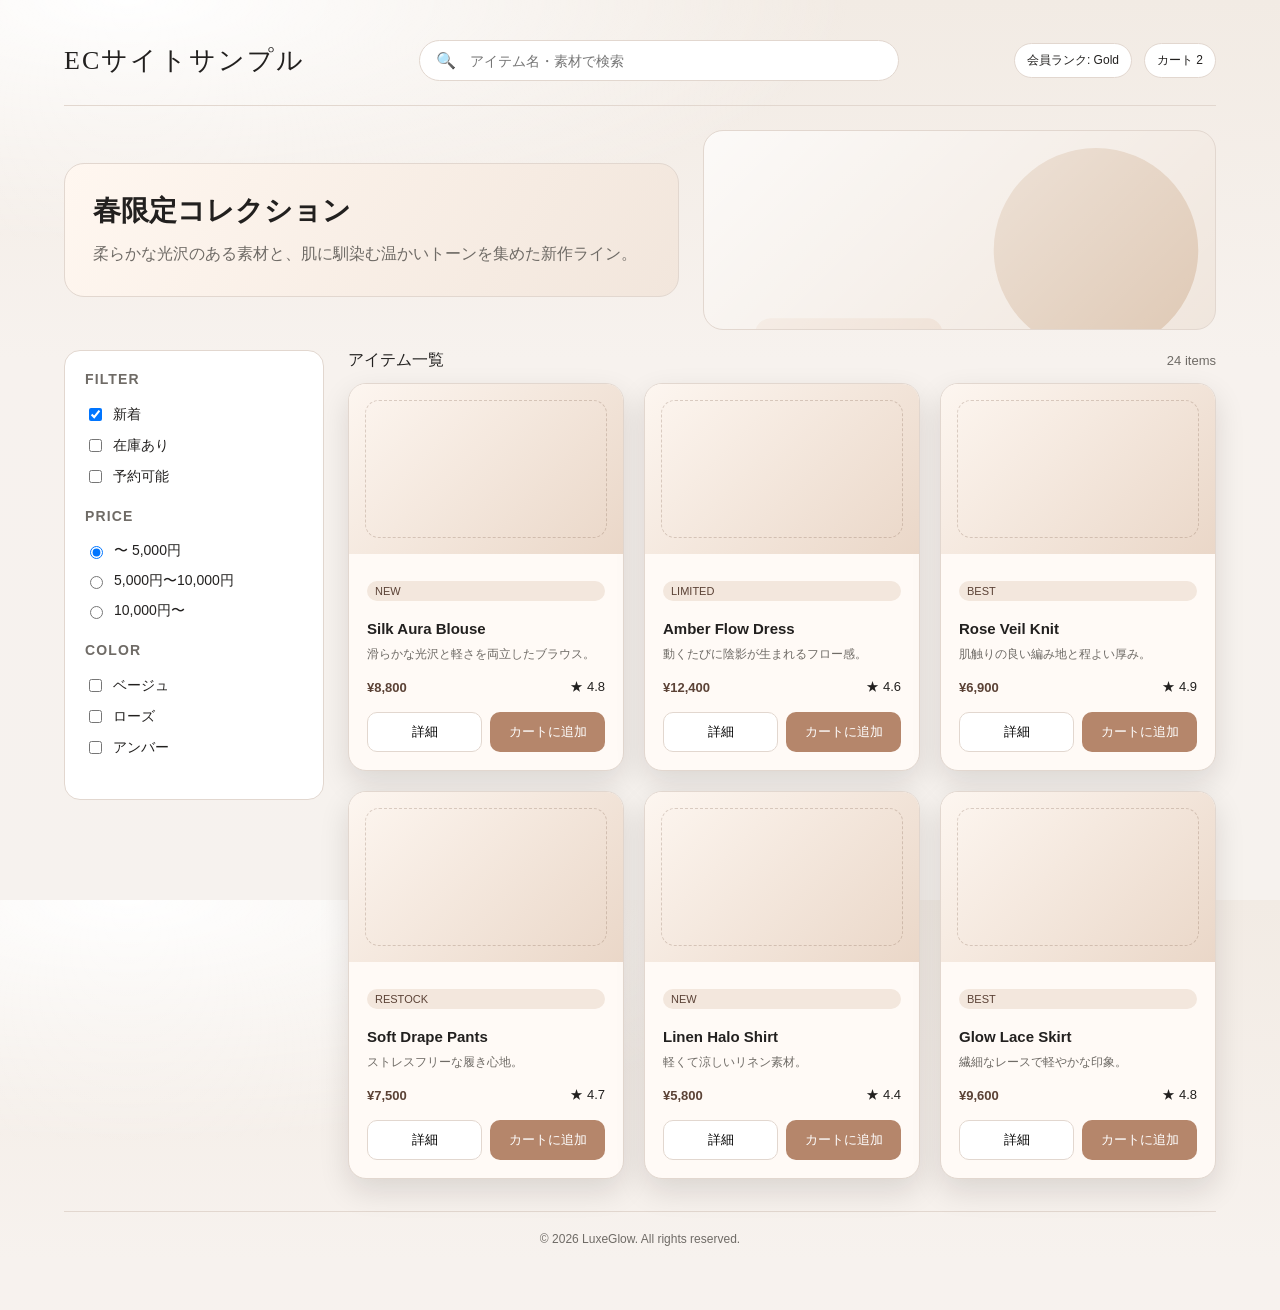
<file: index.html>
<!DOCTYPE html>
<html lang="ja">
<head>
	<meta charset="UTF-8" />
	<meta name="viewport" content="width=device-width, initial-scale=1" />
	<title>ECサイトサンプル | アイテム一覧</title>
    <link rel="stylesheet" href="style.css" />
</head>
<body>
	<div class="container">
		<header class="header">
			<div class="brand">ECサイトサンプル</div>
			<div class="search">
				<span>🔍</span>
				<input type="text" placeholder="アイテム名・素材で検索" />
			</div>
			<div class="header-actions">
				<div class="badge">会員ランク: Gold</div>
				<div class="badge">カート 2</div>
			</div>
		</header>

		<section class="hero">
			<div class="hero-box">
				<h1>春限定コレクション</h1>
				<p>柔らかな光沢のある素材と、肌に馴染む温かいトーンを集めた新作ライン。</p>
			</div>
			<div class="hero-image"></div>
		</section>

		<div class="content">
			<aside class="sidebar">
				<h3>FILTER</h3>
				<div class="filter-group">
					<label><input type="checkbox" checked /> 新着</label>
					<label><input type="checkbox" /> 在庫あり</label>
					<label><input type="checkbox" /> 予約可能</label>
				</div>
				<div class="filter-group">
					<h3>PRICE</h3>
					<label><input type="radio" name="price" checked /> 〜 5,000円</label>
					<label><input type="radio" name="price" /> 5,000円〜10,000円</label>
					<label><input type="radio" name="price" /> 10,000円〜</label>
				</div>
				<div class="filter-group">
					<h3>COLOR</h3>
					<label><input type="checkbox" /> ベージュ</label>
					<label><input type="checkbox" /> ローズ</label>
					<label><input type="checkbox" /> アンバー</label>
				</div>
			</aside>

			<main>
				<div class="grid-head">
					<div>アイテム一覧</div>
					<div class="count">24 items</div>
				</div>
				<section class="product-grid">
					<article class="card">
						<div class="card-media"></div>
						<div class="card-body">
							<p class="tag">NEW</p>
							<h3 class="card-title">Silk Aura Blouse</h3>
							<p class="card-desc">滑らかな光沢と軽さを両立したブラウス。</p>
							<div class="card-meta">
								<span class="price">¥8,800</span>
								<span>★ 4.8</span>
							</div>
							<div class="card-actions">
								<button class="btn">詳細</button>
								<button class="btn primary">カートに追加</button>
							</div>
						</div>
					</article>

					<article class="card">
						<div class="card-media"></div>
						<div class="card-body">
							<p class="tag">LIMITED</p>
							<h3 class="card-title">Amber Flow Dress</h3>
							<p class="card-desc">動くたびに陰影が生まれるフロー感。</p>
							<div class="card-meta">
								<span class="price">¥12,400</span>
								<span>★ 4.6</span>
							</div>
							<div class="card-actions">
								<button class="btn">詳細</button>
								<button class="btn primary">カートに追加</button>
							</div>
						</div>
					</article>

					<article class="card">
						<div class="card-media"></div>
						<div class="card-body">
							<p class="tag">BEST</p>
							<h3 class="card-title">Rose Veil Knit</h3>
							<p class="card-desc">肌触りの良い編み地と程よい厚み。</p>
							<div class="card-meta">
								<span class="price">¥6,900</span>
								<span>★ 4.9</span>
							</div>
							<div class="card-actions">
								<button class="btn">詳細</button>
								<button class="btn primary">カートに追加</button>
							</div>
						</div>
					</article>

					<article class="card">
						<div class="card-media"></div>
						<div class="card-body">
							<p class="tag">RESTOCK</p>
							<h3 class="card-title">Soft Drape Pants</h3>
							<p class="card-desc">ストレスフリーな履き心地。</p>
							<div class="card-meta">
								<span class="price">¥7,500</span>
								<span>★ 4.7</span>
							</div>
							<div class="card-actions">
								<button class="btn">詳細</button>
								<button class="btn primary">カートに追加</button>
							</div>
						</div>
					</article>

					<article class="card">
						<div class="card-media"></div>
						<div class="card-body">
							<p class="tag">NEW</p>
							<h3 class="card-title">Linen Halo Shirt</h3>
							<p class="card-desc">軽くて涼しいリネン素材。</p>
							<div class="card-meta">
								<span class="price">¥5,800</span>
								<span>★ 4.4</span>
							</div>
							<div class="card-actions">
								<button class="btn">詳細</button>
								<button class="btn primary">カートに追加</button>
							</div>
						</div>
					</article>

					<article class="card">
						<div class="card-media"></div>
						<div class="card-body">
							<p class="tag">BEST</p>
							<h3 class="card-title">Glow Lace Skirt</h3>
							<p class="card-desc">繊細なレースで軽やかな印象。</p>
							<div class="card-meta">
								<span class="price">¥9,600</span>
								<span>★ 4.8</span>
							</div>
							<div class="card-actions">
								<button class="btn">詳細</button>
								<button class="btn primary">カートに追加</button>
							</div>
						</div>
					</article>
				</section>
			</main>
		</div>

		<footer class="footer">
			© 2026 LuxeGlow. All rights reserved.
		</footer>
	</div>
</body>
</html>
</file>
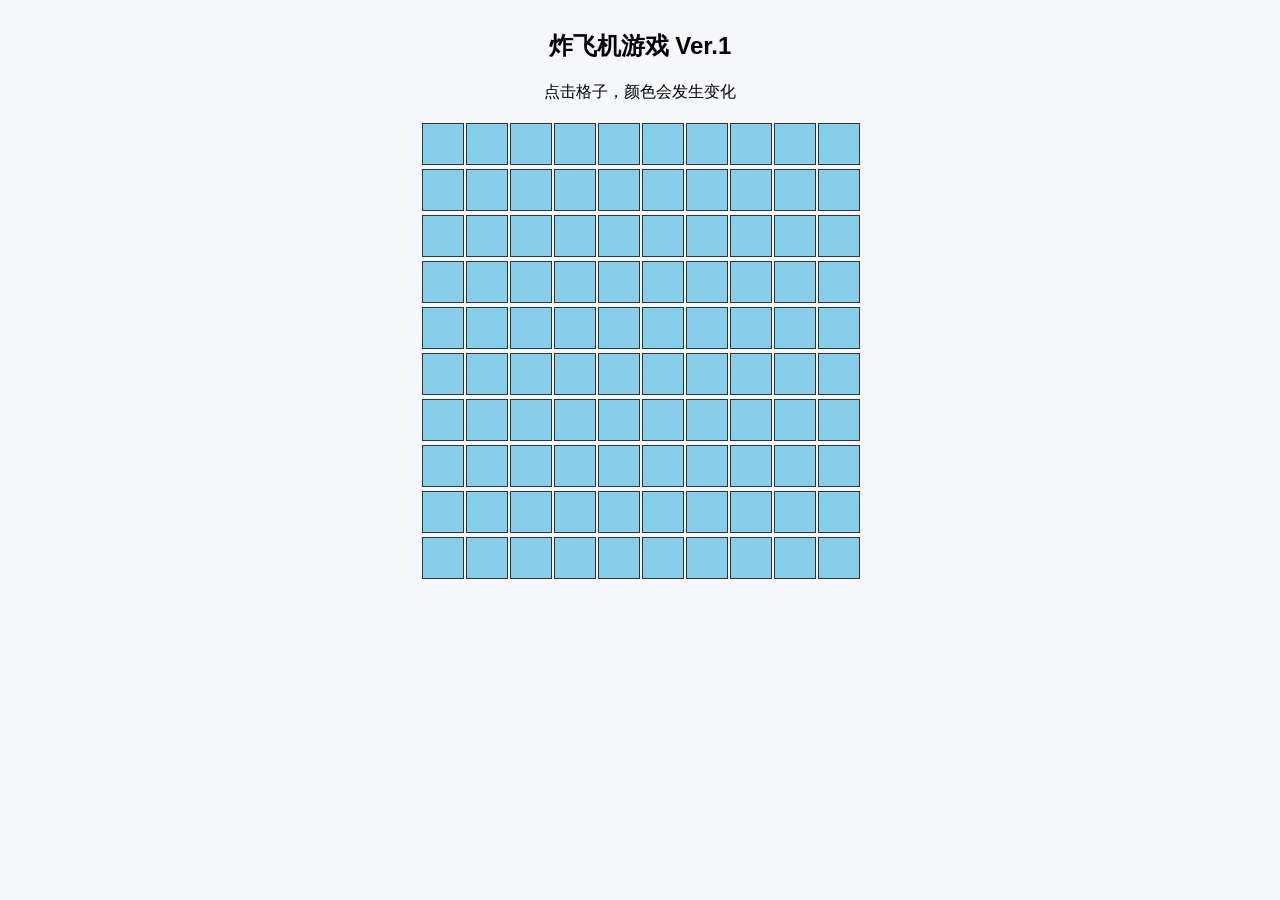
<file: 別物飛行機/飛行機v1.html>
<!DOCTYPE html>
<html lang="zh">

<head>
    <meta charset="UTF-8">
    <meta name="viewport" content="width=device-width, initial-scale=1.0">
    <title>炸飞机游戏 Ver.1</title>
    <style>
        body {
            margin: 0;
            font-family: Arial, sans-serif;
            background: #f5f7fb;
            text-align: center;
        }

        h2 {
            margin-top: 30px;
        }

        #board {
            width: max-content;
            margin: 20px auto;
            display: grid;
            grid-template-columns: repeat(10, 40px);
            gap: 4px;
        }

        .cell {
            width: 40px;
            height: 40px;
            background: #87ceeb;
            border: 1px solid #333;
            cursor: pointer;
        }

        .cell.active {
            background: #ff6b6b;
        }
    </style>
</head>

<body>

    <h2>炸飞机游戏 Ver.1</h2>
    <p>点击格子，颜色会发生变化</p>

    <div id="board"></div>

    <script>
        const board = document.getElementById("board");

        for (let i = 0; i < 100; i++) {
            const cell = document.createElement("div");
            cell.className = "cell";

            cell.onclick = function () {
                cell.classList.add("active");
            };

            board.appendChild(cell);
        }
    </script>

</body>

</html>
</file>
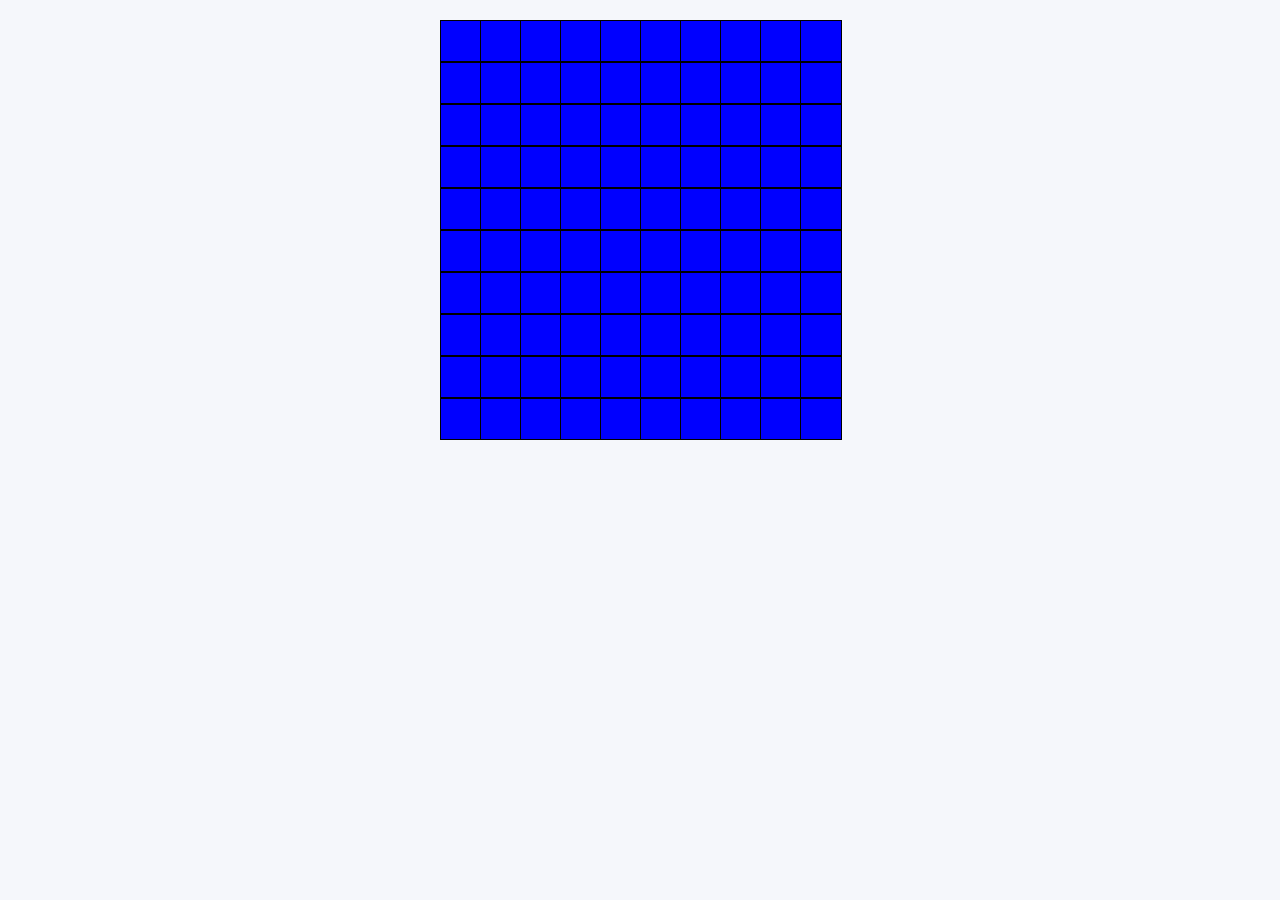
<file: 別物飛行機/飛行機v1_写経.html>
<style>
	body {
		margin: 0;
		background: #f5f7fb;
		text-align: center;
	}
	
	#board {
		width: max-content;
		display: grid;
		grid-template-columns: repeat(10,40px);
		margin: 20px auto;
	}
	
	.cell {
		width: 40px;
		height: 40px;
		background: blue;
		border: 1px solid black;
	}
</style>
<body>
	<div id="board"></div>
</body>
<script>
	const board = document.getElementById("board");
	for(let i =0;i<100;i++){
		const cell = document.createElement("div");
		cell.className=("cell");
		cell.onclick = function(){
			cell.classList.add("active");
		};
		board.appendChild(cell);
	}
</script>
</file>
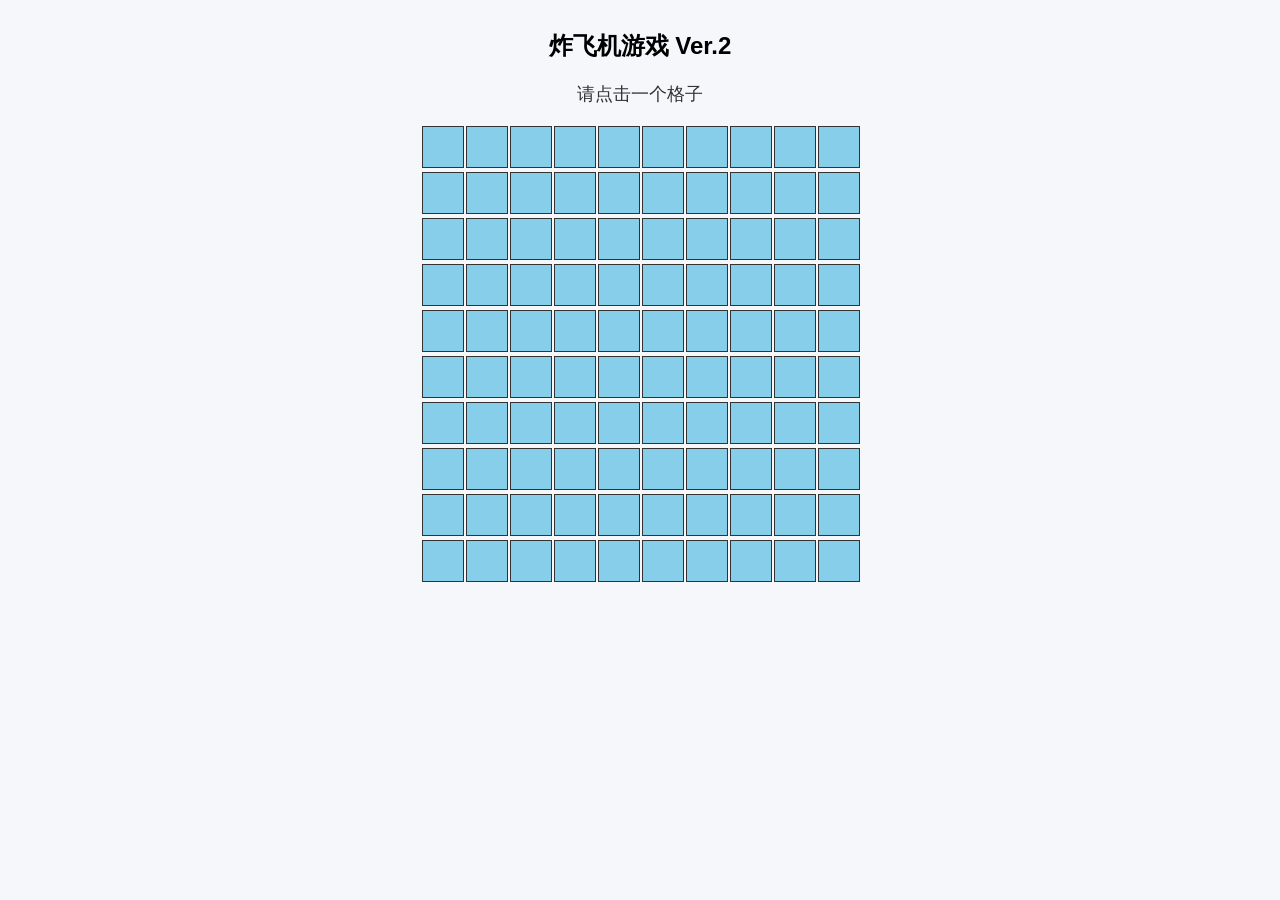
<file: 別物飛行機/飛行機v2.html>
<!DOCTYPE html>
<html lang="zh">
<head>
<meta charset="UTF-8">
<meta name="viewport" content="width=device-width, initial-scale=1.0">
<title>炸飞机游戏 Ver.2</title>
<style>
body{
    margin:0;
    font-family:Arial, sans-serif;
    background:#f5f7fb;
    text-align:center;
}

h2{
    margin-top:30px;
}

#msg{
    margin-top:10px;
    font-size:18px;
    color:#333;
}

#board{
    width:max-content;
    margin:20px auto;
    display:grid;
    grid-template-columns:repeat(10, 40px);
    gap:4px;
}

.cell{
    width:40px;
    height:40px;
    background:#87ceeb;
    border:1px solid #333;
    cursor:pointer;
}

.cell.active{
    background:#ff6b6b;
}
</style>
</head>
<body>

<h2>炸飞机游戏 Ver.2</h2>
<p id="msg">请点击一个格子</p>
<div id="board"></div>

<script>
const board = document.getElementById("board");
const msg = document.getElementById("msg");

for(let x = 0; x < 10; x++){
    for(let y = 0; y < 10; y++){
        const cell = document.createElement("div");
        cell.className = "cell";

        // 给每个格子保存坐标
        cell.dataset.x = x;
        cell.dataset.y = y;

        cell.onclick = function(){
            const cellX = Number(this.dataset.x);
            const cellY = Number(this.dataset.y);

            this.classList.add("active");
            msg.innerText = `你点击了坐标：(${cellX}, ${cellY})`;
        };

        board.appendChild(cell);
    }
}
</script>

</body>
</html>
</file>
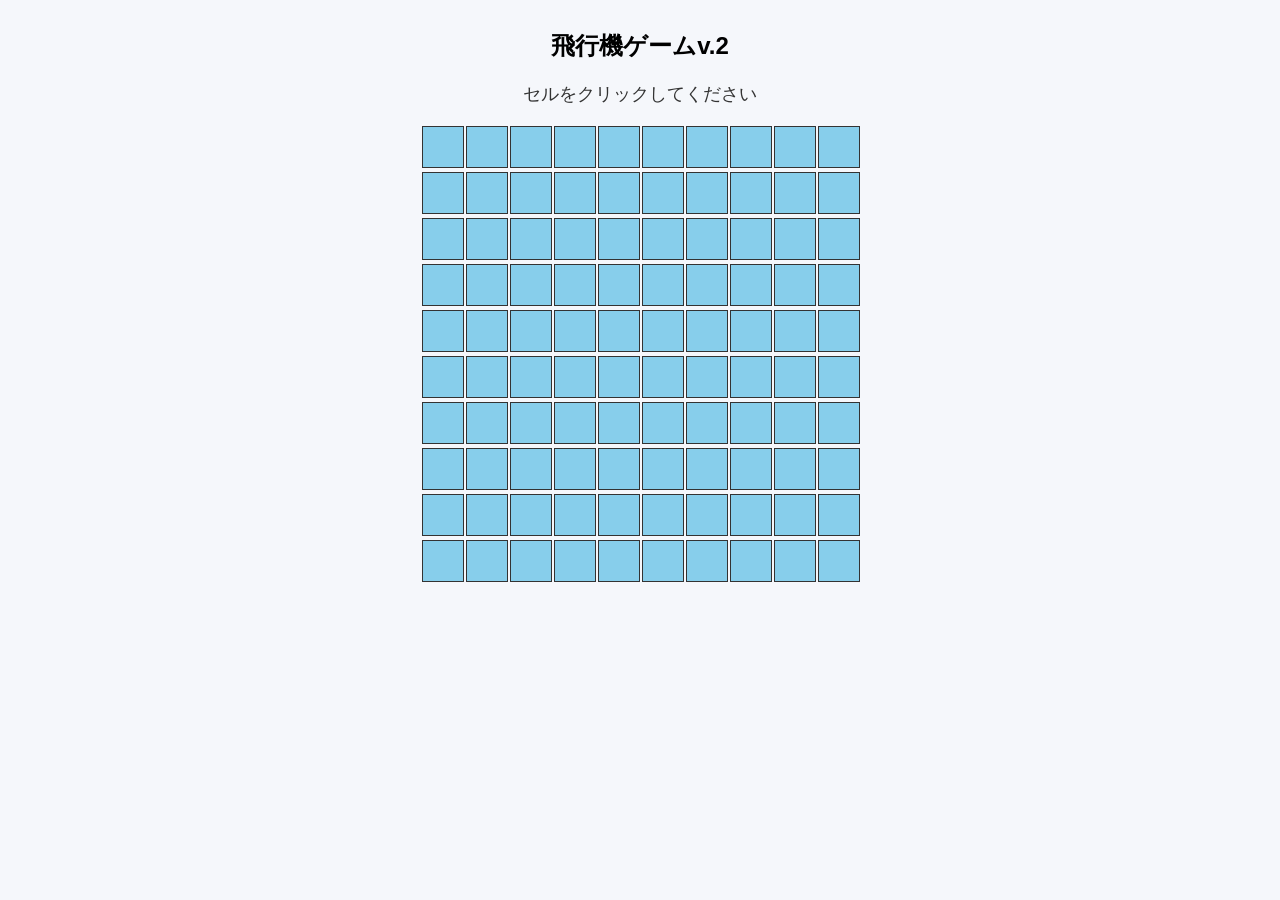
<file: 別物飛行機/飛行機v2_写経.html>
<!DOCTYPE html>
<html lang="ja">
<head>
	<meta charset="utf-8">
	<meta name="viewport" content="width=device-width,initial-scale=1.0">
	<title>飛行機ゲームv.2</title>
	<style>
		body{
		    margin:0;
		    font-family:Arial, sans-serif;
		    background:#f5f7fb;
		    text-align:center;
		}

		h2{
		    margin-top:30px;
		}

		#msg{
		    margin-top:10px;
		    font-size:18px;
		    color:#333;
		}

		#board{
		    width:max-content;
		    margin:20px auto;
		    display:grid;
		    grid-template-columns:repeat(10, 40px);
		    gap:4px;
		}

		.cell{
		    width:40px;
		    height:40px;
		    background:#87ceeb;
		    border:1px solid #333;
		    cursor:pointer;
		}

		.cell.active{
		    background:#ff6b6b;
		}
	</style>
</head>
<body>
	<h2>飛行機ゲームv.2</h2>
	<p id = "msg">セルをクリックしてください</p>
	<div id="board"></div>
	
	<script>
		const board = document.getElementById("board");
		const msg = document.getElementById("msg");
		
		for(let x = 0;x<10;x++){
			for(let y =0;y<10;y++){
				const cell = document.createElement("div");
				cell.className = "cell";
				
				cell.dataset.x = x;
				cell.dataset.y = y;
				
				cell.onclick = function(){
					const cellX = Number(this.dataset.x);
					const cellY = Number(this.dataset.y);
					
					this.classList.add("active");
					msg.innerText = "クリックしたセルの位置: " + cellX + " " + cellY;
				}
				
				board.appendChild(cell);
			}
		}
	</script>
</body>
</html>
</file>
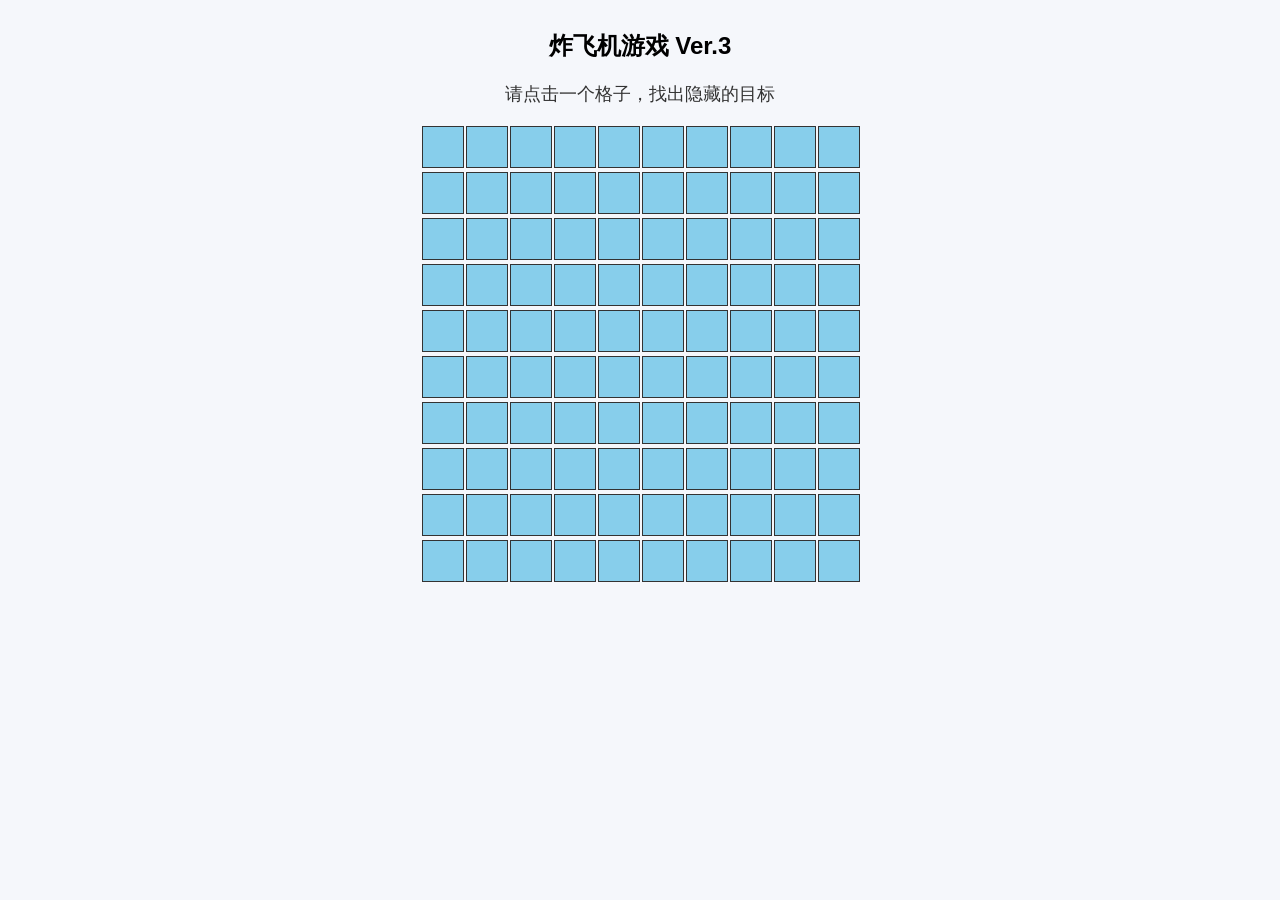
<file: 別物飛行機/飛行機v3.html>
<!DOCTYPE html>
<html lang="zh">
<head>
<meta charset="UTF-8">
<meta name="viewport" content="width=device-width, initial-scale=1.0">
<title>炸飞机游戏 Ver.3</title>
<style>
body{
    margin:0;
    font-family:Arial, sans-serif;
    background:#f5f7fb;
    text-align:center;
}

h2{
    margin-top:30px;
}

#msg{
    margin-top:10px;
    font-size:18px;
    color:#333;
}

#board{
    width:max-content;
    margin:20px auto;
    display:grid;
    grid-template-columns:repeat(10, 40px);
    gap:4px;
}

.cell{
    width:40px;
    height:40px;
    background:#87ceeb;
    border:1px solid #333;
    cursor:pointer;
}

.hit{
    background:#ff6b6b;
}

.miss{
    background:#dcdcdc;
}
</style>
</head>
<body>

<h2>炸飞机游戏 Ver.3</h2>
<p id="msg">请点击一个格子，找出隐藏的目标</p>
<div id="board"></div>

<script>
const board = document.getElementById("board");
const msg = document.getElementById("msg");

// 随机生成一个目标坐标
const targetX = Math.floor(Math.random() * 10);
const targetY = Math.floor(Math.random() * 10);

for(let x = 0; x < 10; x++){
    for(let y = 0; y < 10; y++){
        const cell = document.createElement("div");
        cell.className = "cell";
        cell.dataset.x = x;
        cell.dataset.y = y;

        cell.onclick = function(){
            const cellX = Number(this.dataset.x);
            const cellY = Number(this.dataset.y);

            // 已经点过的格子不重复处理
            if(this.classList.contains("hit") || this.classList.contains("miss")){
                return;
            }

            if(cellX === targetX && cellY === targetY){
                this.classList.add("hit");
                msg.innerText = `恭喜你找到了目标！坐标是 (${cellX}, ${cellY})`;
            }else{
                this.classList.add("miss");
                msg.innerText = `这里没有目标：(${cellX}, ${cellY})`;
            }
        };

        board.appendChild(cell);
    }
}
</script>

</body>
</html>
</file>
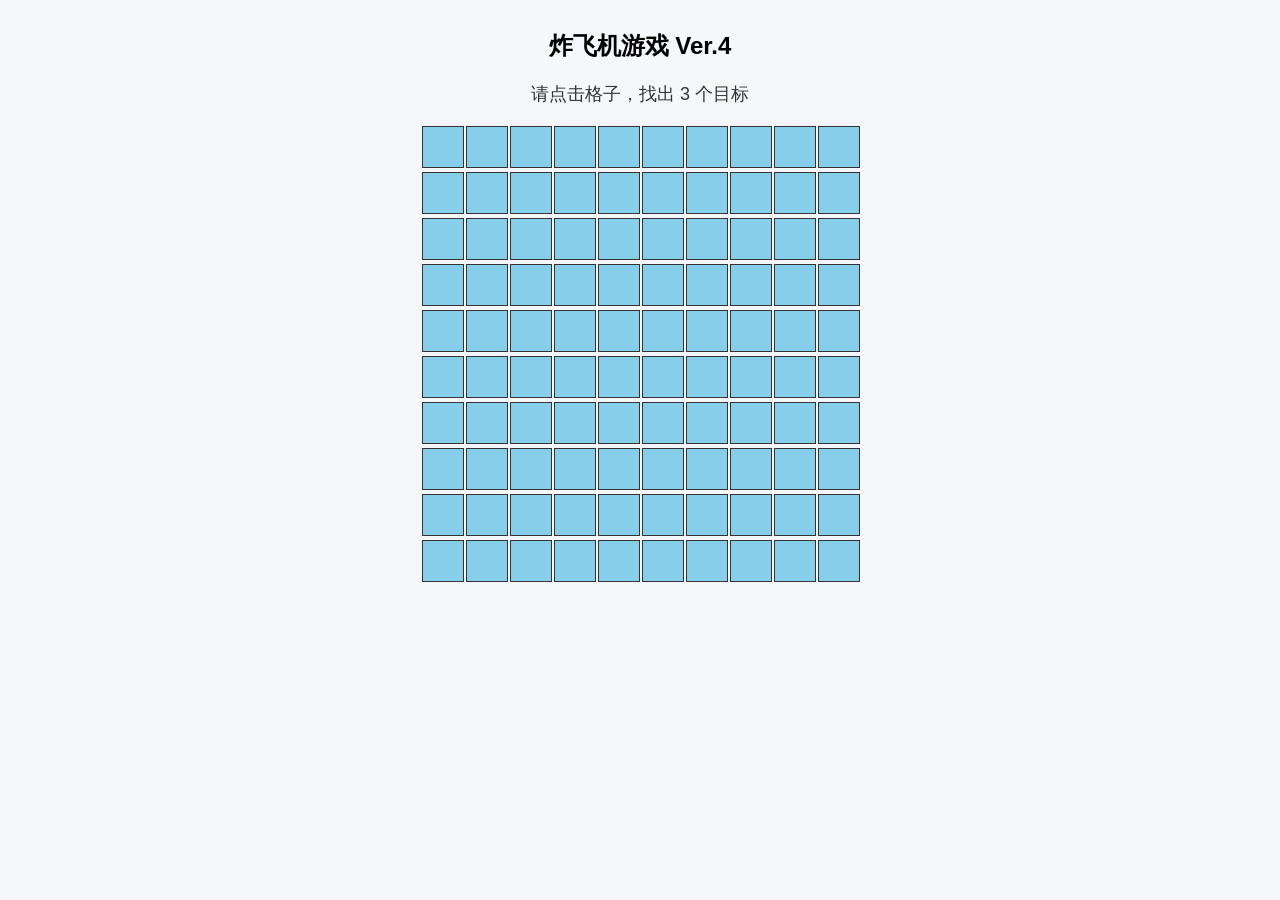
<file: 別物飛行機/飛行機v4.html>
<!DOCTYPE html>
<html lang="zh">
<head>
<meta charset="UTF-8">
<meta name="viewport" content="width=device-width, initial-scale=1.0">
<title>炸飞机游戏 Ver.4</title>
<style>
body{
    margin:0;
    font-family:Arial, sans-serif;
    background:#f5f7fb;
    text-align:center;
}

h2{
    margin-top:30px;
}

#msg{
    margin-top:10px;
    font-size:18px;
    color:#333;
}

#board{
    width:max-content;
    margin:20px auto;
    display:grid;
    grid-template-columns:repeat(10, 40px);
    gap:4px;
}

.cell{
    width:40px;
    height:40px;
    background:#87ceeb;
    border:1px solid #333;
    cursor:pointer;
}

.hit{
    background:#ff6b6b;
}

.miss{
    background:#dcdcdc;
}
</style>
</head>
<body>

<h2>炸飞机游戏 Ver.4</h2>
<p id="msg">请点击格子，找出 3 个目标</p>
<div id="board"></div>

<script>
const board = document.getElementById("board");
const msg = document.getElementById("msg");

// 这里先固定一个 3 格目标（竖着）
const targets = [
    {x:2, y:4},
    {x:3, y:4},
    {x:4, y:4}
];

let remaining = targets.length;

for(let x = 0; x < 10; x++){
    for(let y = 0; y < 10; y++){
        const cell = document.createElement("div");
        cell.className = "cell";
        cell.dataset.x = x;
        cell.dataset.y = y;

        cell.onclick = function(){
            const cellX = Number(this.dataset.x);
            const cellY = Number(this.dataset.y);

            if(this.classList.contains("hit") || this.classList.contains("miss")){
                return;
            }

            let isHit = false;

            for(let i = 0; i < targets.length; i++){
                if(targets[i].x === cellX && targets[i].y === cellY){
                    isHit = true;
                    break;
                }
            }

            if(isHit){
                this.classList.add("hit");
                remaining--;
                msg.innerText = `命中！当前位置：(${cellX}, ${cellY})，剩余目标：${remaining}`;
                if(remaining === 0){
                    msg.innerText = "恭喜你，已经找出全部目标！";
                }
            }else{
                this.classList.add("miss");
                msg.innerText = `未命中：(${cellX}, ${cellY})，剩余目标：${remaining}`;
            }
        };

        board.appendChild(cell);
    }
}
</script>

</body>
</html>
</file>
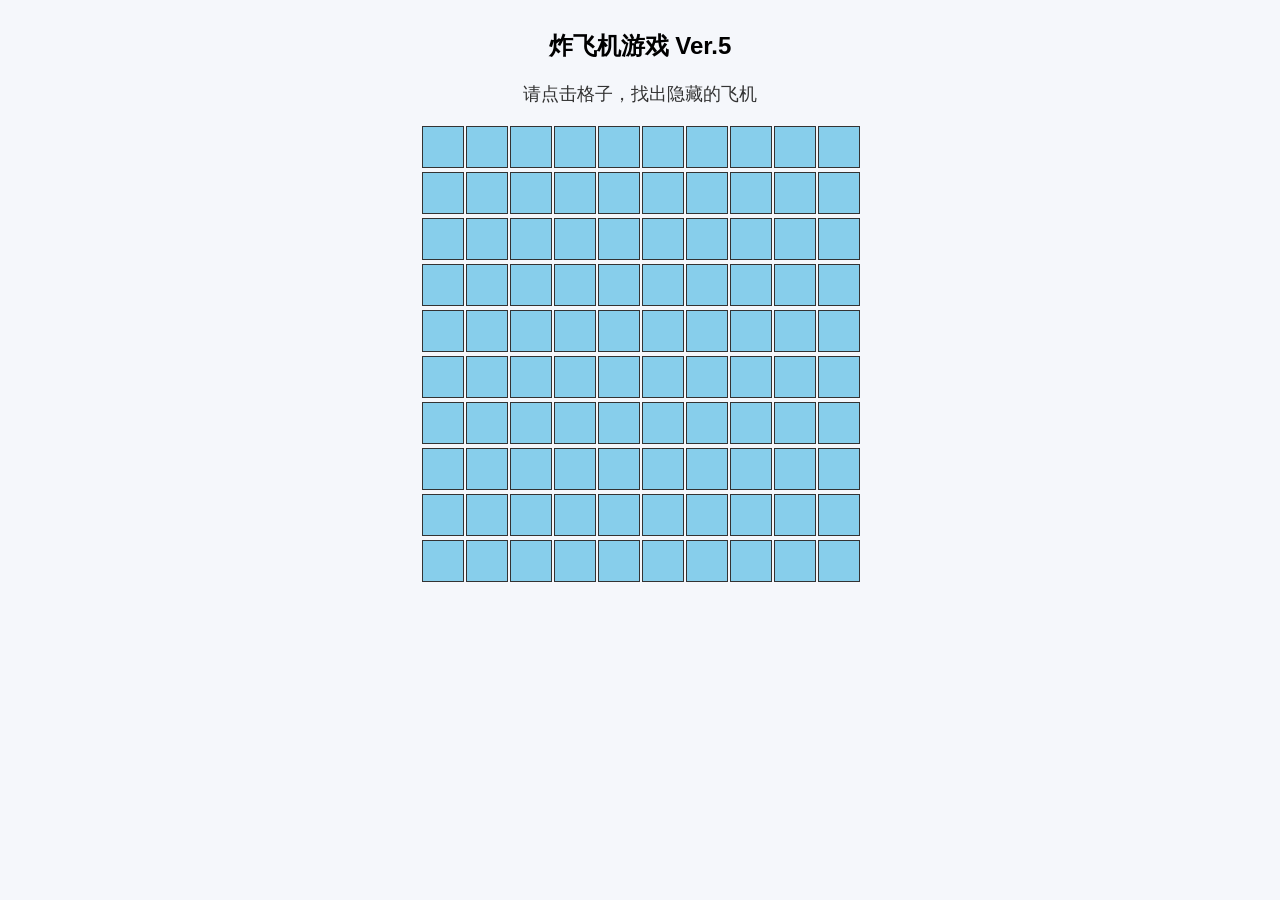
<file: 別物飛行機/飛行機v5.html>
<!DOCTYPE html>
<html lang="zh">
<head>
<meta charset="UTF-8">
<meta name="viewport" content="width=device-width, initial-scale=1.0">
<title>炸飞机游戏 Ver.5</title>
<style>
body{
    margin:0;
    font-family:Arial, sans-serif;
    background:#f5f7fb;
    text-align:center;
}

h2{
    margin-top:30px;
}

#msg{
    margin-top:10px;
    font-size:18px;
    color:#333;
}

#board{
    width:max-content;
    margin:20px auto;
    display:grid;
    grid-template-columns:repeat(10, 40px);
    gap:4px;
}

.cell{
    width:40px;
    height:40px;
    background:#87ceeb;
    border:1px solid #333;
    cursor:pointer;
}

.hit{
    background:#ff6b6b;
}

.miss{
    background:#dcdcdc;
}
</style>
</head>
<body>

<h2>炸飞机游戏 Ver.5</h2>
<p id="msg">请点击格子，找出隐藏的飞机</p>
<div id="board"></div>

<script>
const board = document.getElementById("board");
const msg = document.getElementById("msg");

// 固定的飞机形状（方向固定，不旋转）
// 先把飞机放在盘面中间附近
const plane = [
    {x:2, y:4}, // 机头
    {x:3, y:4},
    {x:4, y:4},
    {x:5, y:4},
    {x:3, y:2},
    {x:3, y:3},
    {x:3, y:5},
    {x:3, y:6},
    {x:5, y:3},
    {x:5, y:5}
];

let remaining = plane.length;

for(let x = 0; x < 10; x++){
    for(let y = 0; y < 10; y++){
        const cell = document.createElement("div");
        cell.className = "cell";
        cell.dataset.x = x;
        cell.dataset.y = y;

        cell.onclick = function(){
            const cellX = Number(this.dataset.x);
            const cellY = Number(this.dataset.y);

            if(this.classList.contains("hit") || this.classList.contains("miss")){
                return;
            }

            let isHit = false;

            for(let i = 0; i < plane.length; i++){
                if(plane[i].x === cellX && plane[i].y === cellY){
                    isHit = true;
                    break;
                }
            }

            if(isHit){
                this.classList.add("hit");
                remaining--;
                msg.innerText = `命中飞机！当前位置：(${cellX}, ${cellY})，剩余飞机格子：${remaining}`;

                if(remaining === 0){
                    msg.innerText = "恭喜你，已经找到整架飞机！";
                }
            }else{
                this.classList.add("miss");
                msg.innerText = `未命中：(${cellX}, ${cellY})，剩余飞机格子：${remaining}`;
            }
        };

        board.appendChild(cell);
    }
}
</script>

</body>
</html>
</file>
<file: style.css>
:root {
	--bg: #f6f2ee;
	--ink: #22201f;
	--muted: #6f6b66;
	--accent: #b5866b;
	--accent-2: #5b4236;
	--card: #fffaf6;
	--line: #e2d7cf;
	--shadow: 0 12px 30px rgba(27, 20, 16, 0.12);
}

* {
	box-sizing: border-box;
}

html,
body {
	height: 100%;
	margin: 0;
}

body {
	font-family: "Avenir Next", "Hiragino Kaku Gothic ProN", "Yu Gothic", sans-serif;
	color: var(--ink);
	background:
		radial-gradient(1200px 400px at 10% 0%, #ffffff 0%, transparent 60%),
		linear-gradient(180deg, #f2ebe4 0%, #f7f2ee 40%, #f6f2ee 100%);
}

a {
	color: inherit;
	text-decoration: none;
}

.container {
	max-width: 1200px;
	margin: 0 auto;
	padding: 24px;
}

.header {
	display: flex;
	align-items: center;
	justify-content: space-between;
	gap: 16px;
	padding: 16px 0 24px;
	border-bottom: 1px solid var(--line);
}

.brand {
	font-family: "Hiragino Mincho ProN", "Yu Mincho", serif;
	font-size: 26px;
	letter-spacing: 0.08em;
}

.search {
	flex: 1;
	max-width: 480px;
	display: flex;
	align-items: center;
	gap: 12px;
	background: #fff;
	border: 1px solid var(--line);
	border-radius: 999px;
	padding: 10px 16px;
}

.search input {
	border: none;
	outline: none;
	width: 100%;
	font-size: 14px;
	background: transparent;
}

.header-actions {
	display: flex;
	gap: 12px;
}

.badge {
	display: inline-flex;
	align-items: center;
	gap: 6px;
	padding: 8px 12px;
	border: 1px solid var(--line);
	border-radius: 999px;
	background: #fff;
	font-size: 12px;
}

.hero {
	margin: 24px 0 16px;
	display: grid;
	grid-template-columns: 1.2fr 1fr;
	gap: 24px;
	align-items: center;
}

.hero-box {
	background: linear-gradient(120deg, #fff7f0 0%, #f2e6dc 100%);
	border: 1px solid var(--line);
	border-radius: 20px;
	padding: 28px;
}

.hero h1 {
	margin: 0 0 10px;
	font-size: 28px;
}

.hero p {
	margin: 0;
	color: var(--muted);
	line-height: 1.7;
}

.hero-image {
	height: 200px;
	border-radius: 20px;
	background:
		linear-gradient(135deg, rgba(255, 255, 255, 0.8), rgba(255, 255, 255, 0)),
		url("data:image/svg+xml;utf8,<svg xmlns='http://www.w3.org/2000/svg' width='600' height='400'><rect width='600' height='400' fill='%23f0e6dd'/><circle cx='460' cy='140' r='120' fill='%23dfc9b5'/><rect x='60' y='220' width='220' height='120' rx='18' fill='%23ead7c8'/></svg>");
	background-size: cover;
	border: 1px solid var(--line);
}

.content {
	display: grid;
	grid-template-columns: 260px 1fr;
	gap: 24px;
	margin-top: 20px;
}

.sidebar {
	background: #fff;
	border: 1px solid var(--line);
	border-radius: 16px;
	padding: 20px;
	height: fit-content;
}

.sidebar h3 {
	margin: 0 0 12px;
	font-size: 14px;
	color: var(--muted);
	letter-spacing: 0.08em;
}

.filter-group {
	margin-bottom: 16px;
}

.filter-group label {
	display: flex;
	align-items: center;
	gap: 8px;
	font-size: 14px;
	padding: 6px 0;
}

.grid-head {
	display: flex;
	align-items: center;
	justify-content: space-between;
	margin-bottom: 12px;
}

.grid-head .count {
	color: var(--muted);
	font-size: 13px;
}

.product-grid {
	display: grid;
	grid-template-columns: repeat(3, 1fr);
	gap: 20px;
}

.card {
	background: var(--card);
	border: 1px solid var(--line);
	border-radius: 18px;
	overflow: hidden;
	box-shadow: var(--shadow);
	display: flex;
	flex-direction: column;
}

.card-media {
	height: 170px;
	background: linear-gradient(135deg, #fdf6f0, #ead7c8);
	position: relative;
}

.card-media::after {
	content: "";
	position: absolute;
	inset: 16px;
	border-radius: 14px;
	border: 1px dashed rgba(120, 90, 70, 0.25);
}

.card-body {
	padding: 16px 18px 18px;
	display: flex;
	flex-direction: column;
	gap: 8px;
}

.card-title {
	font-size: 15px;
	margin: 0;
}

.card-desc {
	font-size: 12px;
	color: var(--muted);
	margin: 0;
	line-height: 1.6;
}

.card-meta {
	display: flex;
	align-items: center;
	justify-content: space-between;
	margin-top: 6px;
	font-size: 13px;
}

.price {
	font-weight: 700;
	color: var(--accent-2);
}

.tag {
	font-size: 11px;
	background: #f3e7dd;
	color: var(--accent-2);
	padding: 4px 8px;
	border-radius: 999px;
}

.card-actions {
	display: flex;
	gap: 8px;
	margin-top: 8px;
}

.btn {
	flex: 1;
	padding: 10px 12px;
	border-radius: 10px;
	border: 1px solid var(--line);
	background: #fff;
	font-size: 13px;
	cursor: pointer;
}

.btn.primary {
	background: var(--accent);
	color: #fff;
	border-color: transparent;
}

.footer {
	margin-top: 32px;
	padding: 20px 0 40px;
	border-top: 1px solid var(--line);
	color: var(--muted);
	font-size: 12px;
	text-align: center;
}

@media (max-width: 980px) {
	.hero {
		grid-template-columns: 1fr;
	}

	.content {
		grid-template-columns: 1fr;
	}

	.product-grid {
		grid-template-columns: repeat(2, 1fr);
	}
}

@media (max-width: 640px) {
	.header {
		flex-direction: column;
		align-items: stretch;
	}

	.product-grid {
		grid-template-columns: 1fr;
	}
}
</file>
